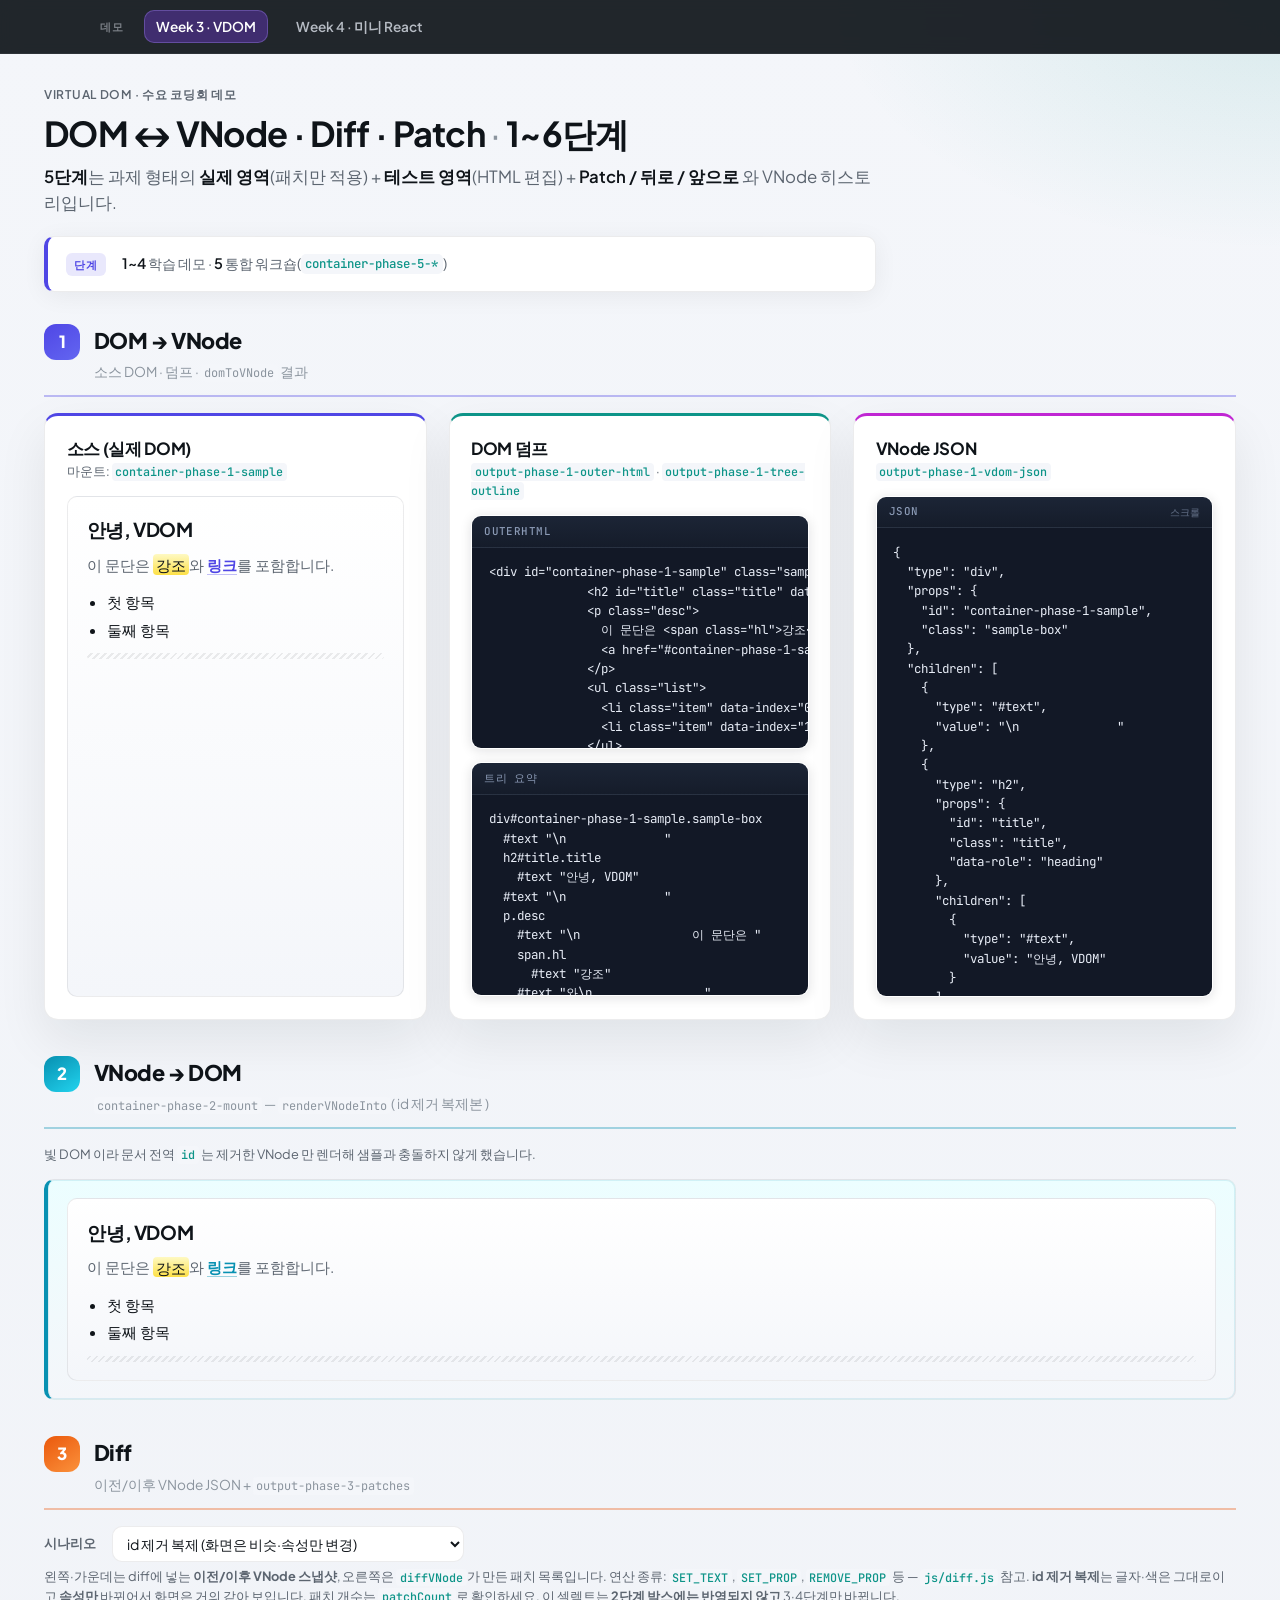
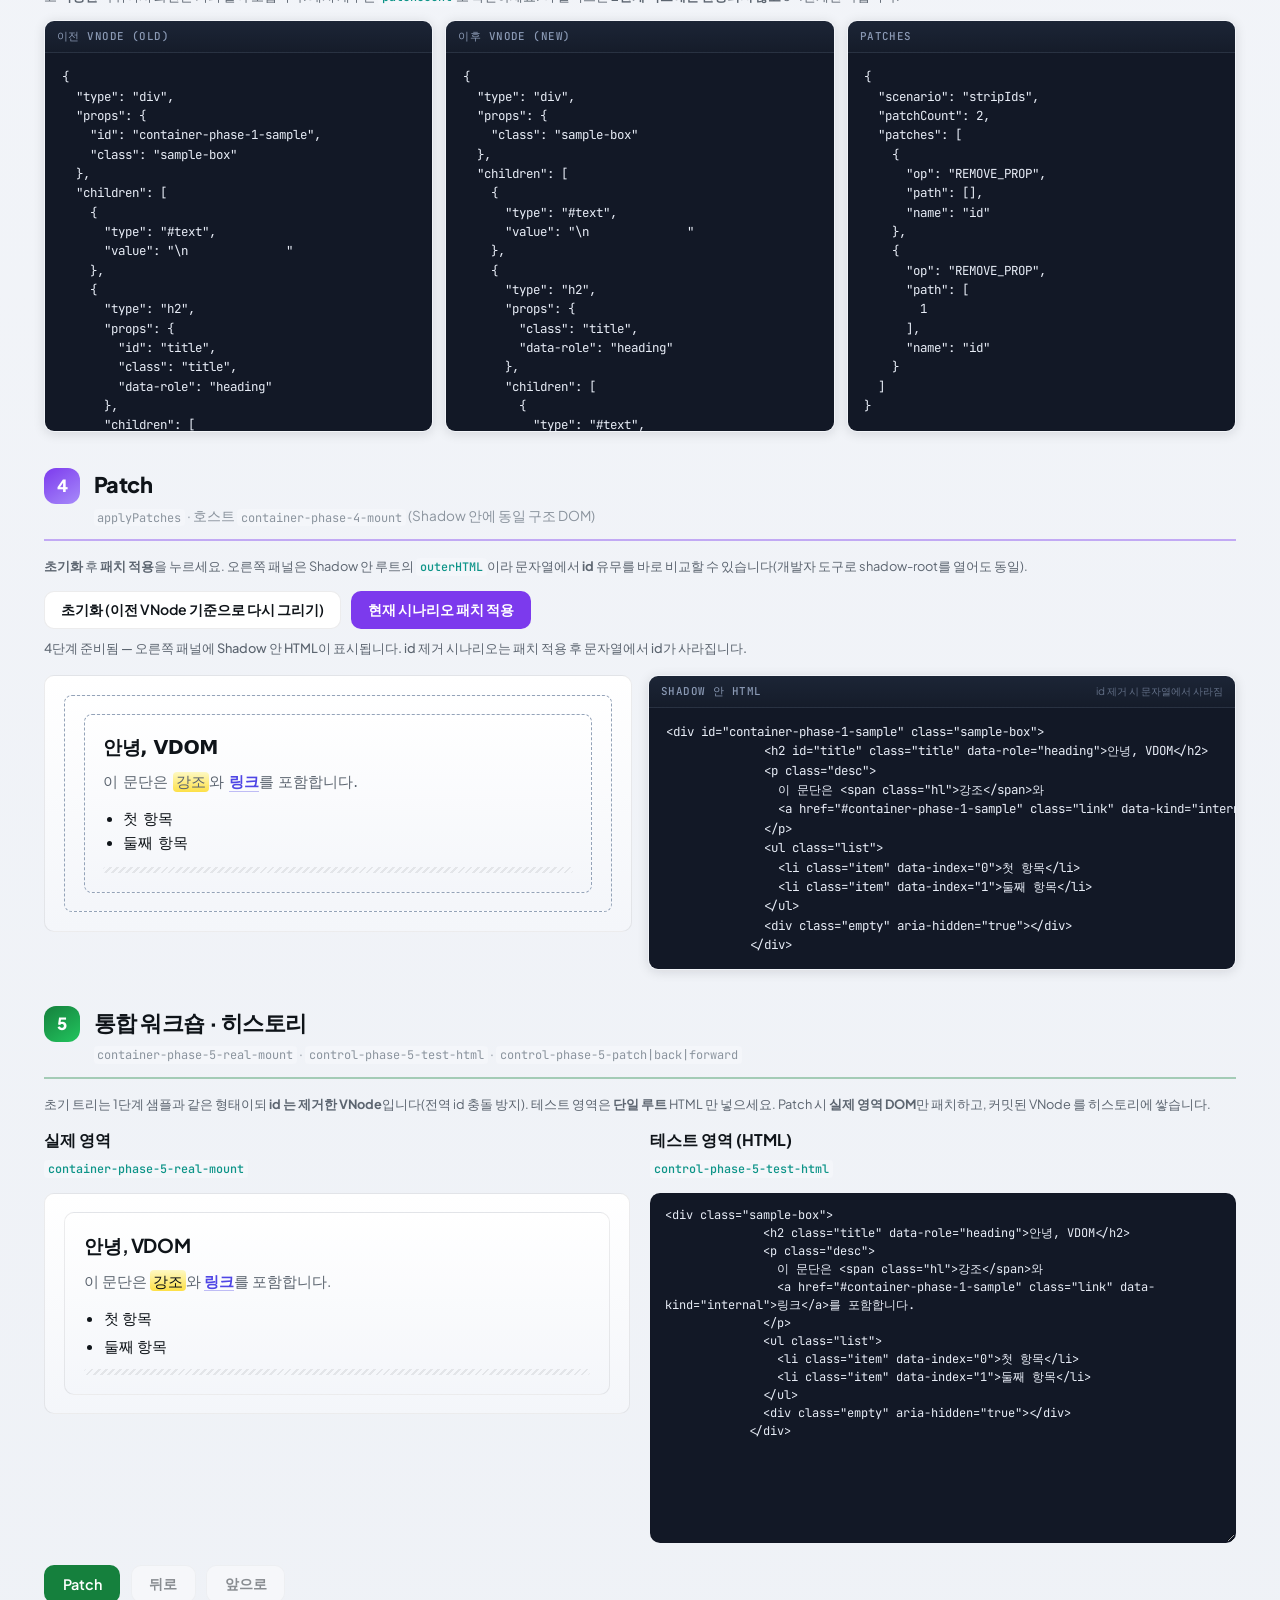
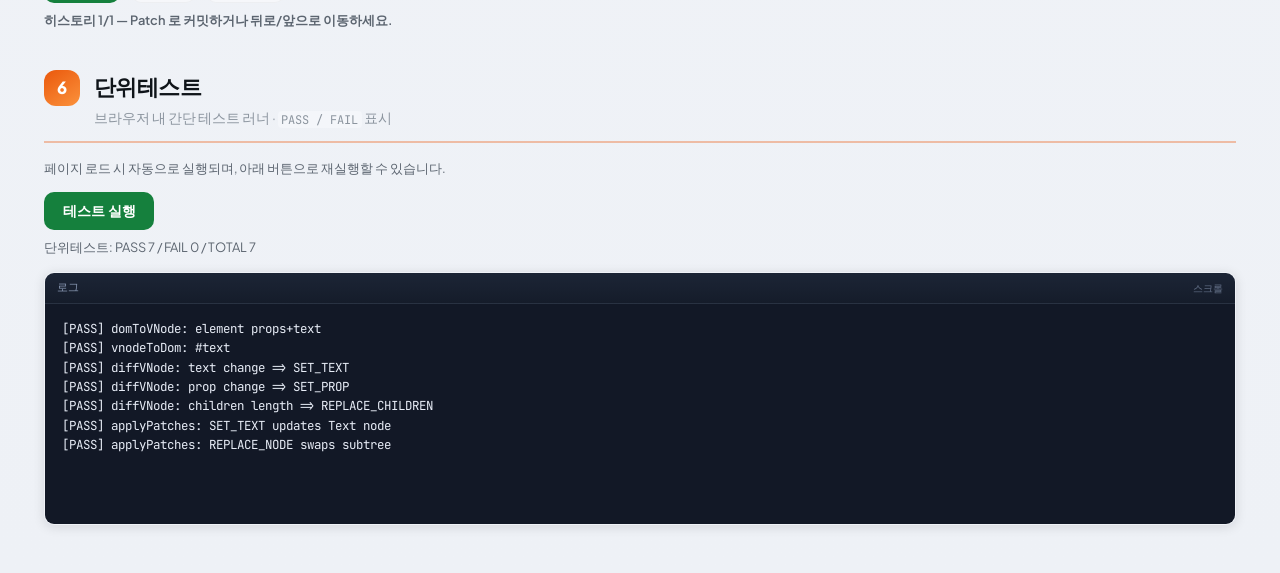
<file: index.html>
<!DOCTYPE html>
<!--
  Naming 규칙
  - section.demo-phase[data-phase="N"] — N 단계 블록
  - container-phase-N-*  — N 단계에서 다루는 DOM 루트/마운트
  - output-phase-N-*     — 읽기 전용 출력(pre 등)
  - control-phase-N-*    — 입력(버튼, select)

  스크립트: vdom → diff → patch → phase1/5 → unit-tests  (Week 4는 week4.html)
-->
<html lang="ko">
  <head>
    <meta charset="UTF-8" />
    <meta name="viewport" content="width=device-width, initial-scale=1.0" />
    <title>Week 3 · VDOM · Diff · Patch (1~6단계)</title>
    <link rel="preconnect" href="https://fonts.googleapis.com" />
    <link rel="preconnect" href="https://fonts.gstatic.com" crossorigin />
    <link
      href="https://fonts.googleapis.com/css2?family=JetBrains+Mono:wght@400;500&family=Plus+Jakarta+Sans:wght@400;500;600;700&display=swap"
      rel="stylesheet"
    />
    <link rel="stylesheet" href="css/base.css" />
  </head>
  <body>
    <nav class="site-nav" aria-label="주차 데모 이동">
      <div class="site-nav__inner">
        <span class="site-nav__label">데모</span>
        <a href="index.html" class="site-nav__link site-nav__link--current" aria-current="page">Week 3 · VDOM</a>
        <a href="week4.html" class="site-nav__link">Week 4 · 미니 React</a>
      </div>
    </nav>
    <main class="page">
      <header class="page-head">
        <p class="eyebrow">Virtual DOM · 수요 코딩회 데모</p>
        <h1 class="page-title">DOM ↔ VNode · Diff · Patch <span class="page-title__sep">·</span> 1~6단계</h1>
        <p class="page-lead">
          <strong>5단계</strong>는 과제 형태의 <strong>실제 영역</strong>(패치만 적용) +
          <strong>테스트 영역</strong>(HTML 편집) + <strong>Patch / 뒤로 / 앞으로</strong> 와 VNode 히스토리입니다.
        </p>
        <div class="hint-card" role="note">
          <span class="hint-card__tag">단계</span>
          <p class="hint-card__text">
            <strong>1~4</strong> 학습 데모 · <strong>5</strong> 통합 워크숍(<code>container-phase-5-*</code>)
          </p>
        </div>
      </header>

      <!-- ========== 1단계: DOM → VNode ========== -->
      <section class="demo-phase" data-phase="1" aria-labelledby="heading-phase-1">
        <header class="demo-phase__header demo-phase__header--accent-1">
          <span class="demo-phase__badge" aria-hidden="true">1</span>
          <div class="demo-phase__headings">
            <h2 class="demo-phase__title" id="heading-phase-1">DOM → VNode</h2>
            <p class="demo-phase__desc">소스 DOM · 덤프 · <code>domToVNode</code> 결과</p>
          </div>
        </header>

        <div class="demo-phase__grid grid grid--3">
          <article class="panel panel--accent panel--accent-1" data-subpanel="source">
            <h3 class="panel__title panel__title--sub">소스 (실제 DOM)</h3>
            <p class="panel-note">마운트: <code>container-phase-1-sample</code></p>
            <div id="container-phase-1-sample" class="sample-box">
              <h2 id="title" class="title" data-role="heading">안녕, VDOM</h2>
              <p class="desc">
                이 문단은 <span class="hl">강조</span>와
                <a href="#container-phase-1-sample" class="link" data-kind="internal">링크</a>를 포함합니다.
              </p>
              <ul class="list">
                <li class="item" data-index="0">첫 항목</li>
                <li class="item" data-index="1">둘째 항목</li>
              </ul>
              <div class="empty" aria-hidden="true"></div>
            </div>
          </article>

          <article class="panel panel--accent panel--accent-2" data-subpanel="dump">
            <h3 class="panel__title panel__title--sub">DOM 덤프</h3>
            <p class="panel-note"><code>output-phase-1-outer-html</code> · <code>output-phase-1-tree-outline</code></p>
            <div class="code-wrap">
              <div class="code-wrap__bar"><span class="code-wrap__label">outerHTML</span></div>
              <pre id="output-phase-1-outer-html" class="code-block code-block--sm" aria-label="DOM outerHTML"></pre>
            </div>
            <div class="code-wrap">
              <div class="code-wrap__bar"><span class="code-wrap__label">트리 요약</span></div>
              <pre id="output-phase-1-tree-outline" class="code-block code-block--sm"></pre>
            </div>
          </article>

          <article class="panel panel--accent panel--accent-3" data-subpanel="vnode">
            <h3 class="panel__title panel__title--sub">VNode JSON</h3>
            <p class="panel-note"><code>output-phase-1-vdom-json</code></p>
            <div class="code-wrap code-wrap--grow">
              <div class="code-wrap__bar">
                <span class="code-wrap__label">JSON</span>
                <span class="code-wrap__hint">스크롤</span>
              </div>
              <pre id="output-phase-1-vdom-json" class="code-block code-block--tall"></pre>
            </div>
          </article>
        </div>
      </section>

      <!-- ========== 2단계: VNode → DOM ========== -->
      <section class="demo-phase" data-phase="2" aria-labelledby="heading-phase-2">
        <header class="demo-phase__header demo-phase__header--accent-4">
          <span class="demo-phase__badge" aria-hidden="true">2</span>
          <div class="demo-phase__headings">
            <h2 class="demo-phase__title" id="heading-phase-2">VNode → DOM</h2>
            <p class="demo-phase__desc">
              <code>container-phase-2-mount</code> — <code>renderVNodeInto</code>( id 제거 복제본 )
            </p>
          </div>
        </header>
        <p class="demo-phase__note panel-note">
          빛 DOM 이라 문서 전역 <code>id</code> 는 제거한 VNode 만 렌더해 샘플과 충돌하지 않게 했습니다.
        </p>
        <div id="container-phase-2-mount" class="sample-box sample-box--from-vnode" tabindex="0"></div>
      </section>

      <!-- ========== 3단계: Diff ========== -->
      <section class="demo-phase" data-phase="3" aria-labelledby="heading-phase-3">
        <header class="demo-phase__header demo-phase__header--accent-5">
          <span class="demo-phase__badge" aria-hidden="true">3</span>
          <div class="demo-phase__headings">
            <h2 class="demo-phase__title" id="heading-phase-3">Diff</h2>
            <p class="demo-phase__desc">
              이전/이후 VNode JSON + <code>output-phase-3-patches</code>
            </p>
          </div>
        </header>
        <div class="diff-toolbar">
          <label class="diff-toolbar__label" for="control-phase-3-scenario">시나리오</label>
          <select id="control-phase-3-scenario" class="diff-select" aria-describedby="help-phase-3-patches">
            <option value="same">동일 트리 (깊은 복제)</option>
            <option value="stripIds" selected>id 제거 복제 (화면은 비슷·속성만 변경)</option>
            <option value="editTitle">첫 h2: VDOM → Diff</option>
          </select>
        </div>
        <p id="help-phase-3-patches" class="panel-note diff-help">
          왼쪽·가운데는 diff에 넣는 <strong>이전/이후 VNode 스냅샷</strong>, 오른쪽은 <code>diffVNode</code>가 만든 패치 목록입니다.
          연산 종류: <code>SET_TEXT</code>, <code>SET_PROP</code>, <code>REMOVE_PROP</code> 등 — <code>js/diff.js</code> 참고.
          <strong>id 제거 복제</strong>는 글자·색은 그대로이고 <strong>속성만</strong> 바뀌어서 화면은 거의 같아 보입니다.
          패치 개수는 <code>patchCount</code>로 확인하세요. 이 셀렉트는 <strong>2단계 박스에는 반영되지 않고</strong> 3·4단계만 바뀝니다.
        </p>
        <div class="diff-compare-grid" role="group" aria-label="Diff 비교: 이전 VNode, 이후 VNode, 패치 목록">
          <div class="code-wrap code-wrap--grow code-wrap--diff">
            <div class="code-wrap__bar"><span class="code-wrap__label">이전 VNode (old)</span></div>
            <pre id="output-phase-3-vnode-old" class="code-block code-block--diff" aria-label="diff 이전 VNode JSON"></pre>
          </div>
          <div class="code-wrap code-wrap--grow code-wrap--diff">
            <div class="code-wrap__bar"><span class="code-wrap__label">이후 VNode (new)</span></div>
            <pre id="output-phase-3-vnode-new" class="code-block code-block--diff" aria-label="diff 이후 VNode JSON"></pre>
          </div>
          <div class="code-wrap code-wrap--grow code-wrap--diff">
            <div class="code-wrap__bar"><span class="code-wrap__label">Patches</span></div>
            <pre id="output-phase-3-patches" class="code-block code-block--diff"></pre>
          </div>
        </div>
      </section>

      <!-- ========== 4단계: Patch ========== -->
      <section class="demo-phase" data-phase="4" aria-labelledby="heading-phase-4">
        <header class="demo-phase__header demo-phase__header--accent-patch">
          <span class="demo-phase__badge" aria-hidden="true">4</span>
          <div class="demo-phase__headings">
            <h2 class="demo-phase__title" id="heading-phase-4">Patch</h2>
            <p class="demo-phase__desc">
              <code>applyPatches</code> · 호스트 <code>container-phase-4-mount</code> (Shadow 안에 동일 구조 DOM)
            </p>
          </div>
        </header>
        <p class="demo-phase__note panel-note">
          <strong>초기화</strong> 후 <strong>패치 적용</strong>을 누르세요. 오른쪽 패널은 Shadow 안 루트의
          <code>outerHTML</code>이라 문자열에서 <strong>id</strong> 유무를 바로 비교할 수 있습니다(개발자 도구로
          shadow-root를 열어도 동일).
        </p>
        <div class="phase4-toolbar">
          <button type="button" id="control-phase-4-reset" class="btn-phase4">초기화 (이전 VNode 기준으로 다시 그리기)</button>
          <button type="button" id="control-phase-4-apply" class="btn-phase4 btn-phase4--primary">현재 시나리오 패치 적용</button>
        </div>
        <p id="output-phase-4-status" class="panel-note phase4-status" aria-live="polite"></p>
        <div class="phase4-split">
          <div class="phase4-split__visual">
            <div
              id="container-phase-4-mount"
              class="sample-box sample-box--patch-host"
              title="ShadowRoot 호스트 — 내부 DOM 은 개발자 도구에서 shadow-root 로 확인"
            ></div>
          </div>
          <div class="phase4-split__html">
            <div class="code-wrap code-wrap--grow">
              <div class="code-wrap__bar">
                <span class="code-wrap__label">Shadow 안 HTML</span>
                <span class="code-wrap__hint">id 제거 시 문자열에서 사라짐</span>
              </div>
              <pre id="output-phase-4-shadow-html" class="code-block code-block--sm" aria-label="Shadow 루트 outerHTML"></pre>
            </div>
          </div>
        </div>
      </section>

      <!-- ========== 5단계: 통합 UI · 히스토리 (과제 플로우) ========== -->
      <section class="demo-phase" data-phase="5" aria-labelledby="heading-phase-5">
        <header class="demo-phase__header demo-phase__header--accent-workshop">
          <span class="demo-phase__badge" aria-hidden="true">5</span>
          <div class="demo-phase__headings">
            <h2 class="demo-phase__title" id="heading-phase-5">통합 워크숍 · 히스토리</h2>
            <p class="demo-phase__desc">
              <code>container-phase-5-real-mount</code> · <code>control-phase-5-test-html</code> ·
              <code>control-phase-5-patch|back|forward</code>
            </p>
          </div>
        </header>
        <p class="demo-phase__note panel-note">
          초기 트리는 1단계 샘플과 같은 형태이되 <strong>id 는 제거한 VNode</strong>입니다(전역 id 충돌 방지).
          테스트 영역은 <strong>단일 루트</strong> HTML 만 넣으세요. Patch 시 <strong>실제 영역 DOM</strong>만
          패치하고, 커밋된 VNode 를 히스토리에 쌓습니다.
        </p>

        <div class="workshop-split">
          <div class="workshop-col">
            <h3 class="workshop-col__title">실제 영역</h3>
            <p class="panel-note workshop-col__id"><code id="label-real-mount">container-phase-5-real-mount</code></p>
            <div id="container-phase-5-real-mount" class="sample-box workshop-real-mount"></div>
          </div>
          <div class="workshop-col">
            <h3 class="workshop-col__title">테스트 영역 (HTML)</h3>
            <p class="panel-note workshop-col__id"><code>control-phase-5-test-html</code></p>
            <textarea
              id="control-phase-5-test-html"
              class="workshop-textarea"
              spellcheck="false"
              rows="18"
              aria-label="테스트용 HTML 편집"
            ></textarea>
          </div>
        </div>

        <div class="phase5-toolbar">
          <button type="button" id="control-phase-5-patch" class="btn-phase5 btn-phase5--primary">Patch</button>
          <button type="button" id="control-phase-5-back" class="btn-phase5">뒤로</button>
          <button type="button" id="control-phase-5-forward" class="btn-phase5" disabled>앞으로</button>
        </div>
        <p id="output-phase-5-status" class="panel-note phase5-status" aria-live="polite"></p>
      </section>

      <!-- ========== 6단계: 테스트 결과 (단위테스트 UI) ========== -->
      <section class="demo-phase" data-phase="6" aria-labelledby="heading-phase-6">
        <header class="demo-phase__header demo-phase__header--accent-5">
          <span class="demo-phase__badge" aria-hidden="true">6</span>
          <div class="demo-phase__headings">
            <h2 class="demo-phase__title" id="heading-phase-6">단위테스트</h2>
            <p class="demo-phase__desc">
              브라우저 내 간단 테스트 러너 · <code>PASS / FAIL</code> 표시
            </p>
          </div>
        </header>

        <p class="demo-phase__note panel-note">
          페이지 로드 시 자동으로 실행되며, 아래 버튼으로 재실행할 수 있습니다.
        </p>

        <div class="phase5-toolbar">
          <button type="button" id="control-phase-6-run" class="btn-phase5 btn-phase5--primary">
            테스트 실행
          </button>
        </div>

        <p id="output-phase-6-status" class="panel-note" aria-live="polite"></p>

        <div class="code-wrap code-wrap--grow">
          <div class="code-wrap__bar">
            <span class="code-wrap__label">로그</span>
            <span class="code-wrap__hint">스크롤</span>
          </div>
          <pre id="output-phase-6-log" class="code-block code-block--tall"></pre>
        </div>
      </section>
    </main>

    <script src="js/vdom.js"></script>
    <script src="js/diff.js"></script>
    <script src="js/patch.js"></script>
    <script src="js/phase1-demo.js"></script>
    <script src="js/phase5-workshop.js"></script>
    <script src="js/unit-tests.js"></script>
  </body>
</html>
</file>
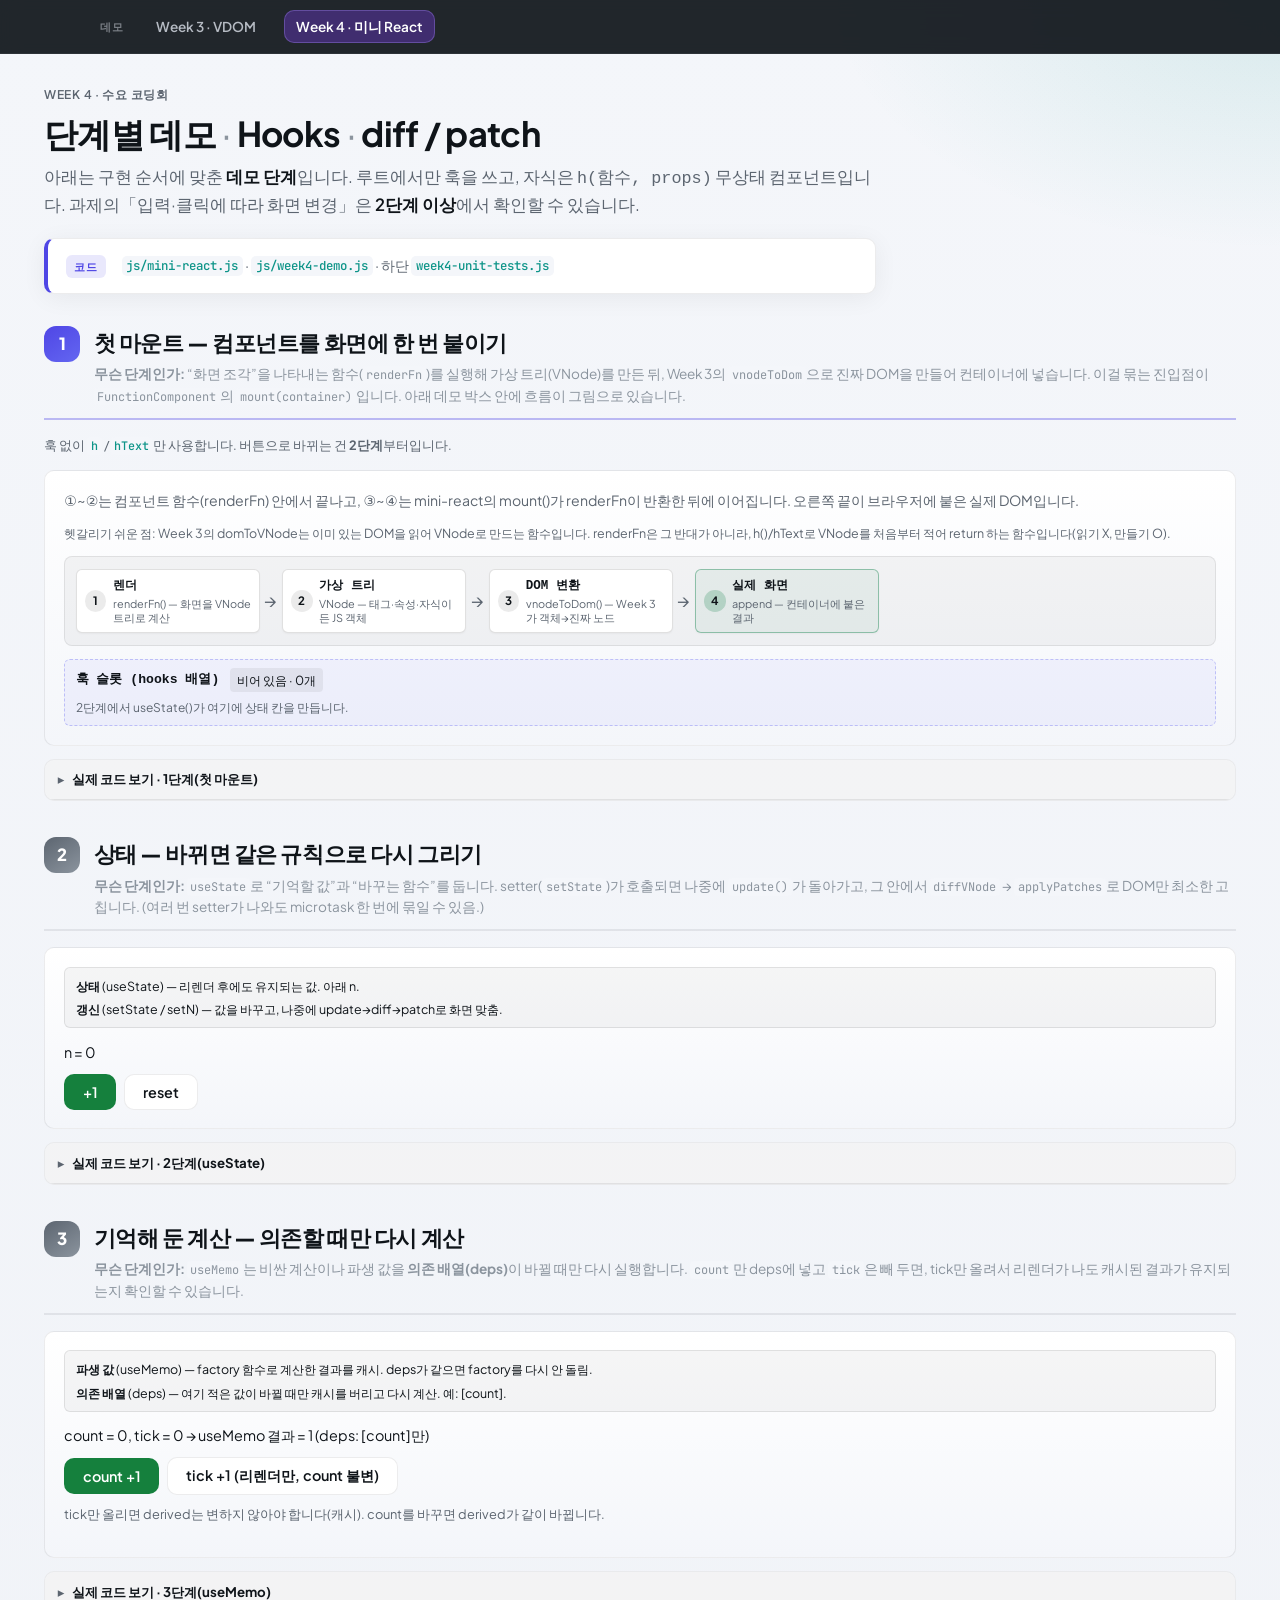
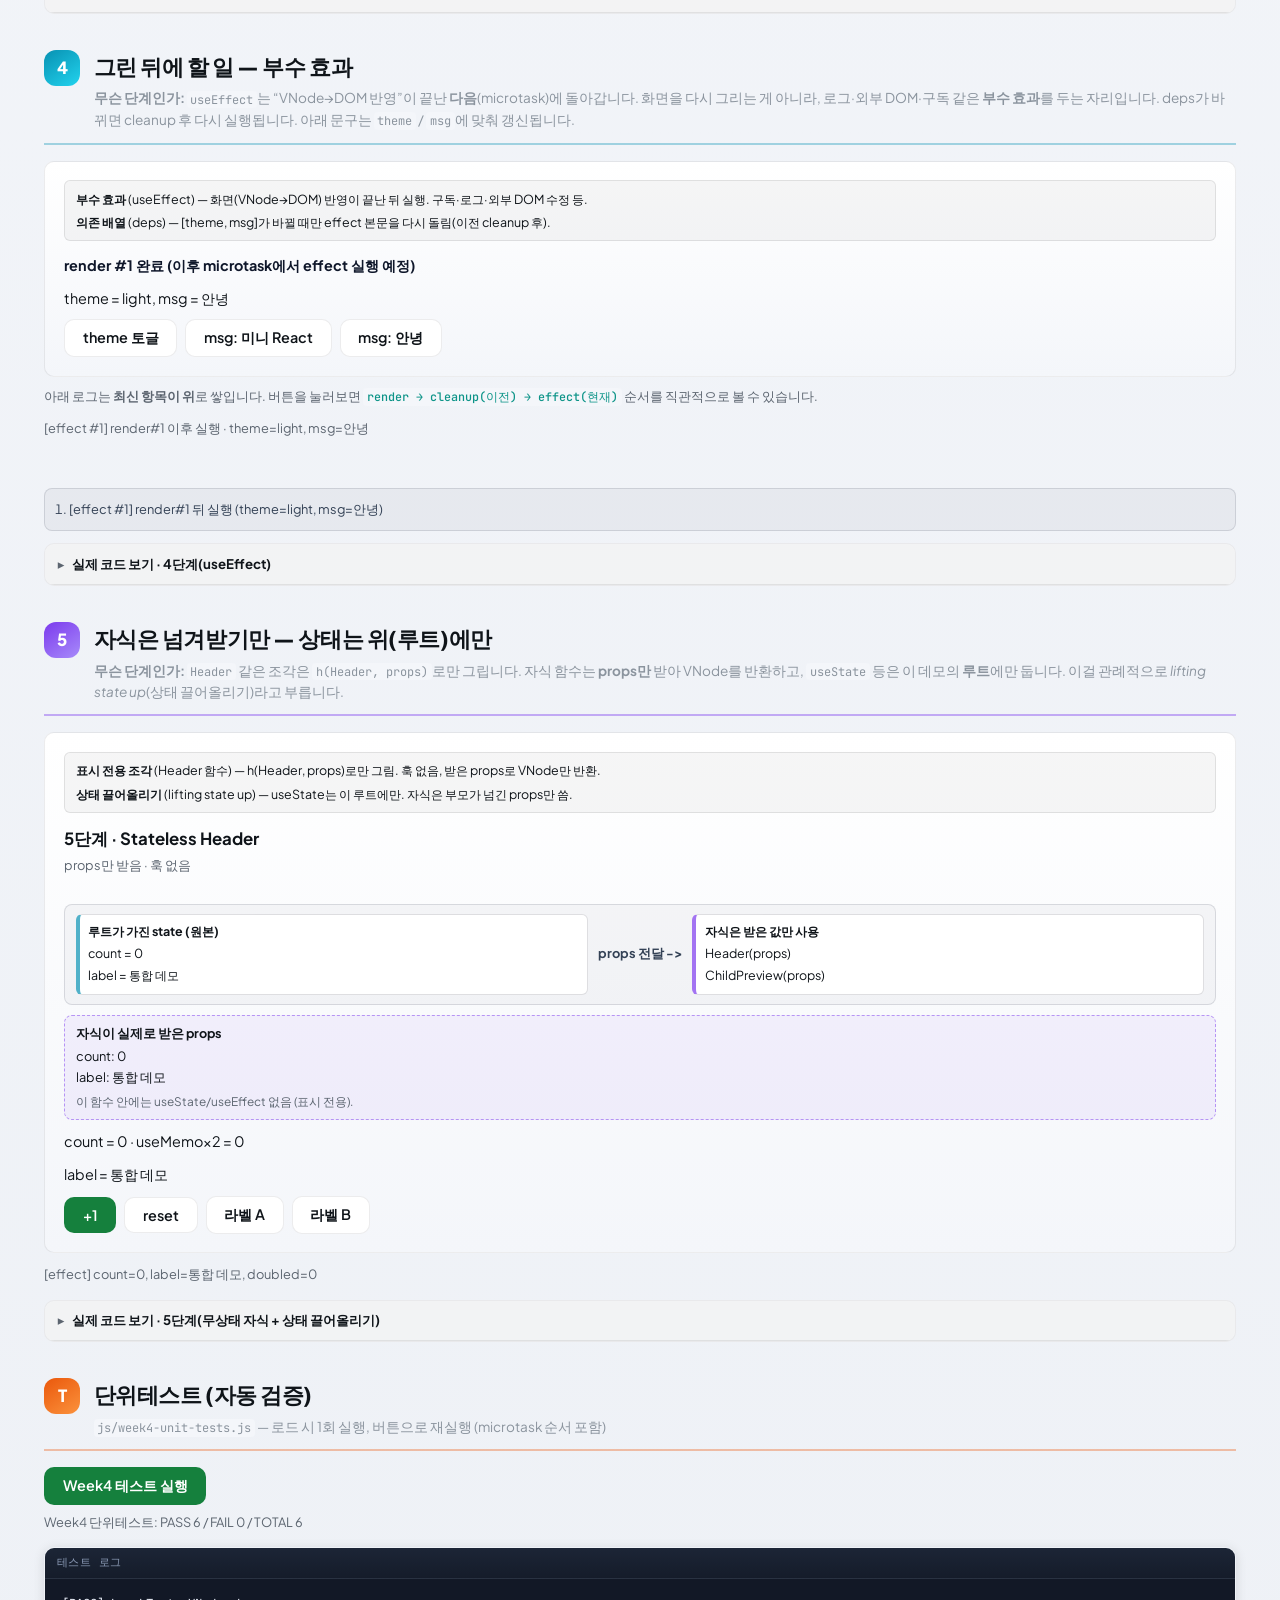
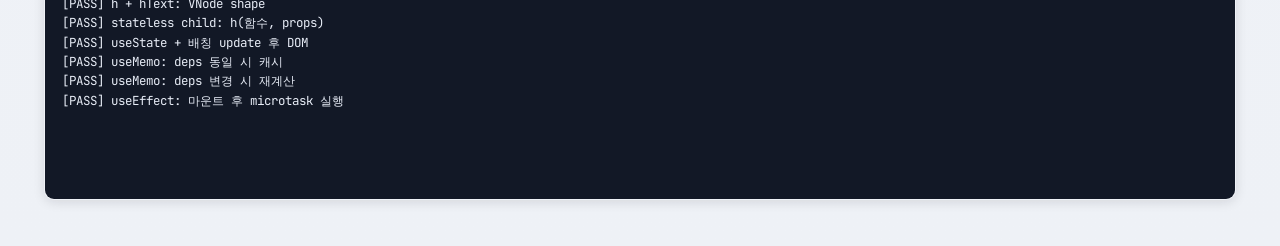
<file: week4.html>
<!DOCTYPE html>
<!--
  Week 4 전용 페이지 — 단계별 데모 + 단위테스트
  스크립트: vdom → diff → patch → mini-react → week4-demo → week4-unit-tests
-->
<html lang="ko">
  <head>
    <meta charset="UTF-8" />
    <meta name="viewport" content="width=device-width, initial-scale=1.0" />
    <title>Week 4 · 미니 React (단계별 데모)</title>
    <link rel="preconnect" href="https://fonts.googleapis.com" />
    <link rel="preconnect" href="https://fonts.gstatic.com" crossorigin />
    <link
      href="https://fonts.googleapis.com/css2?family=JetBrains+Mono:wght@400;500&family=Plus+Jakarta+Sans:wght@400;500;600;700&display=swap"
      rel="stylesheet"
    />
    <link rel="stylesheet" href="css/base.css" />
  </head>
  <body>
    <nav class="site-nav" aria-label="주차 데모 이동">
      <div class="site-nav__inner">
        <span class="site-nav__label">데모</span>
        <a href="index.html" class="site-nav__link">Week 3 · VDOM</a>
        <a href="week4.html" class="site-nav__link site-nav__link--current" aria-current="page">Week 4 · 미니 React</a>
      </div>
    </nav>

    <main class="page">
      <header class="page-head">
        <p class="eyebrow">Week 4 · 수요 코딩회</p>
        <h1 class="page-title">단계별 데모 <span class="page-title__sep">·</span> Hooks <span class="page-title__sep">·</span> diff / patch</h1>
        <p class="page-lead">
          아래는 구현 순서에 맞춘 <strong>데모 단계</strong>입니다. 루트에서만 훅을 쓰고, 자식은
          <code>h(함수, props)</code> 무상태 컴포넌트입니다. 과제의「입력·클릭에 따라 화면 변경」은
          <strong>2단계 이상</strong>에서 확인할 수 있습니다.
        </p>
        <div class="hint-card" role="note">
          <span class="hint-card__tag">코드</span>
          <p class="hint-card__text">
            <code>js/mini-react.js</code> · <code>js/week4-demo.js</code> · 하단 <code>week4-unit-tests.js</code>
          </p>
        </div>
      </header>

      <!-- 1단계: 마운트 (훅 없음) -->
      <section class="demo-phase" data-w4="1" aria-labelledby="heading-w4-1">
        <header class="demo-phase__header demo-phase__header--accent-1">
          <span class="demo-phase__badge" aria-hidden="true">1</span>
          <div class="demo-phase__headings">
            <h2 class="demo-phase__title" id="heading-w4-1">첫 마운트 — 컴포넌트를 화면에 한 번 붙이기</h2>
            <p class="demo-phase__desc">
              <strong>무슨 단계인가:</strong> “화면 조각”을 나타내는 함수(<code>renderFn</code>)를 실행해 가상 트리(VNode)를 만든 뒤, Week 3의 <code>vnodeToDom</code>으로 진짜 DOM을 만들어 컨테이너에 넣습니다. 이걸 묶는 진입점이 <code>FunctionComponent</code>의 <code>mount(container)</code>입니다. 아래 데모 박스 안에 흐름이 그림으로 있습니다.
            </p>
          </div>
        </header>
        <p class="demo-phase__note panel-note">
          훅 없이 <code>h</code> / <code>hText</code>만 사용합니다. 버튼으로 바뀌는 건 <strong>2단계</strong>부터입니다.
        </p>
        <div id="container-week4-1-mount" class="sample-box week4-mount"></div>
        <details class="week4-code-guide">
          <summary>실제 코드 보기 · 1단계(첫 마운트)</summary>
          <p class="panel-note week4-code-guide__note">
            <strong>container</strong>는 서버에서 오는 값이 아니라, 이 페이지의 DOM에서
            <code>document.getElementById('container-week4-1-mount')</code>로 찾은 div 요소입니다.
            그 요소를 <code>mount(container)</code>에 넘겨서 첫 렌더 결과를 붙입니다.
          </p>
          <div class="code-wrap">
            <div class="code-wrap__bar">
              <span class="code-wrap__label">js/week4-demo.js (핵심)</span>
            </div>
            <pre class="code-block code-block--sm">mountIf(
  document.getElementById('container-week4-1-mount'), // HTML에 있는 마운트 대상 div
  function Week4Phase1() { // 렌더 함수(renderFn)
    return h('div', { class: 'week4-app week4-app--phase1' }, [ /* ... */ ]); // VNode 트리 반환
  }
);
            </pre>
          </div>
          <div class="code-wrap">
            <div class="code-wrap__bar">
              <span class="code-wrap__label">js/mini-react.js (핵심)</span>
            </div>
            <pre class="code-block code-block--sm">FunctionComponent.prototype.mount = function (container) {
  this.container = container; // 이후 update에서도 같은 컨테이너 사용
  activeComponent = this; // 지금 훅이 바라볼 컴포넌트 지정
  var vnode = this.renderFn(); // renderFn 실행 -> 새 VNode
  activeComponent = null; // 렌더 끝났으니 활성 표시 해제
  container.replaceChildren(); // 컨테이너 비우기(첫 마운트)
  var n = vnodeToDom(vnode); // VNode -> 실제 DOM 노드
  if (n) container.appendChild(n); // 화면에 붙이기
};</pre>
          </div>
        </details>
      </section>

      <!-- 2단계: useState -->
      <section class="demo-phase" data-w4="2" aria-labelledby="heading-w4-2">
        <header class="demo-phase__header demo-phase__header--accent-2">
          <span class="demo-phase__badge" aria-hidden="true">2</span>
          <div class="demo-phase__headings">
            <h2 class="demo-phase__title" id="heading-w4-2">상태 — 바뀌면 같은 규칙으로 다시 그리기</h2>
            <p class="demo-phase__desc">
              <strong>무슨 단계인가:</strong> <code>useState</code>로 “기억할 값”과 “바꾸는 함수”를 둡니다. setter(<code>setState</code>)가 호출되면 나중에 <code>update()</code>가 돌아가고, 그 안에서 <code>diffVNode</code> → <code>applyPatches</code>로 DOM만 최소한 고칩니다. (여러 번 setter가 나와도 microtask 한 번에 묶일 수 있음.)
            </p>
          </div>
        </header>
        <div id="container-week4-2-mount" class="sample-box week4-mount"></div>
        <details class="week4-code-guide">
          <summary>실제 코드 보기 · 2단계(useState)</summary>
          <p class="panel-note week4-code-guide__note">
            버튼 클릭 → <code>setN</code> 호출 → <code>scheduleUpdate</code>가 microtask에 <code>update()</code> 예약 →
            <code>diffVNode</code> / <code>applyPatches</code>로 최소 변경합니다.
          </p>
          <div class="code-wrap">
            <div class="code-wrap__bar">
              <span class="code-wrap__label">js/week4-demo.js (핵심)</span>
            </div>
            <pre class="code-block code-block--sm">var st = useState(0); // [값, setter]
var n = st[0]; // 현재 상태값
var setN = st[1]; // 상태 갱신 함수
onClick: function () {
  setN(function (x) { return x + 1; }); // 이전값 기반 +1
};</pre>
          </div>
          <div class="code-wrap">
            <div class="code-wrap__bar">
              <span class="code-wrap__label">js/mini-react.js (핵심)</span>
            </div>
            <pre class="code-block code-block--sm">function useState(initial) {
  var i = comp.hookIndex++; // 이번 렌더의 훅 슬롯 번호
  if (!comp.hooks[i]) comp.hooks[i] = { type: 'state', value: initial }; // 첫 렌더 초기화
  var hook = comp.hooks[i]; // 같은 슬롯 재사용
  function setState(next) { hook.value = next; scheduleUpdate(comp); } // 값 갱신 + update 예약
  return [hook.value, setState]; // [현재값, setter]
}</pre>
          </div>
        </details>
      </section>

      <!-- 3단계: useMemo -->
      <section class="demo-phase" data-w4="3" aria-labelledby="heading-w4-3">
        <header class="demo-phase__header demo-phase__header--accent-3">
          <span class="demo-phase__badge" aria-hidden="true">3</span>
          <div class="demo-phase__headings">
            <h2 class="demo-phase__title" id="heading-w4-3">기억해 둔 계산 — 의존할 때만 다시 계산</h2>
            <p class="demo-phase__desc">
              <strong>무슨 단계인가:</strong> <code>useMemo</code>는 비싼 계산이나 파생 값을 <strong>의존 배열(deps)</strong>이 바뀔 때만 다시 실행합니다. <code>count</code>만 deps에 넣고 <code>tick</code>은 빼 두면, tick만 올려서 리렌더가 나도 캐시된 결과가 유지되는지 확인할 수 있습니다.
            </p>
          </div>
        </header>
        <div id="container-week4-3-mount" class="sample-box week4-mount"></div>
        <details class="week4-code-guide">
          <summary>실제 코드 보기 · 3단계(useMemo)</summary>
          <p class="panel-note week4-code-guide__note">
            <code>derived</code>는 <code>[count]</code>가 바뀔 때만 다시 계산합니다.
            <code>tick</code>만 바뀌면 리렌더는 나도 memo 값은 그대로입니다.
          </p>
          <div class="code-wrap">
            <div class="code-wrap__bar">
              <span class="code-wrap__label">js/week4-demo.js (핵심)</span>
            </div>
            <pre class="code-block code-block--sm">var derived = useMemo(
  function () { return count * 10 + 1; }, // 계산식(factory)
  [count] // count가 바뀔 때만 factory 재실행
);</pre>
          </div>
          <div class="code-wrap">
            <div class="code-wrap__bar">
              <span class="code-wrap__label">js/mini-react.js (핵심)</span>
            </div>
            <pre class="code-block code-block--sm">function useMemo(factory, deps) {
  var hook = comp.hooks[i]; // 이전 memo 슬롯
  if (!hook || !shallowDepsEqual(hook.deps, deps)) { // 첫 렌더 또는 deps 변경
    var computed = factory(); // 다시 계산
    comp.hooks[i] = { type: 'memo', deps: deps, value: computed }; // 캐시 저장
    return computed;
  }
  return hook.value; // deps 같으면 캐시 재사용
}</pre>
          </div>
        </details>
      </section>

      <!-- 4단계: useEffect -->
      <section class="demo-phase" data-w4="4" aria-labelledby="heading-w4-4">
        <header class="demo-phase__header demo-phase__header--accent-4">
          <span class="demo-phase__badge" aria-hidden="true">4</span>
          <div class="demo-phase__headings">
            <h2 class="demo-phase__title" id="heading-w4-4">그린 뒤에 할 일 — 부수 효과</h2>
            <p class="demo-phase__desc">
              <strong>무슨 단계인가:</strong> <code>useEffect</code>는 “VNode→DOM 반영”이 끝난 <strong>다음</strong>(microtask)에 돌아갑니다. 화면을 다시 그리는 게 아니라, 로그·외부 DOM·구독 같은 <strong>부수 효과</strong>를 두는 자리입니다. deps가 바뀌면 cleanup 후 다시 실행됩니다. 아래 문구는 <code>theme</code> / <code>msg</code>에 맞춰 갱신됩니다.
            </p>
          </div>
        </header>
        <div id="container-week4-4-mount" class="sample-box week4-mount"></div>
        <p class="panel-note week4-effect-tip">
          아래 로그는 <strong>최신 항목이 위</strong>로 쌓입니다. 버튼을 눌러보면
          <code>render → cleanup(이전) → effect(현재)</code> 순서를 직관적으로 볼 수 있습니다.
        </p>
        <p id="output-week4-4-effect" class="panel-note week4-effect-line" aria-live="polite"></p>
        <p id="output-week4-4-cleanup" class="panel-note week4-effect-line" aria-live="polite"></p>
        <ol id="output-week4-4-timeline" class="week4-effect-timeline" aria-live="polite"></ol>
        <details class="week4-code-guide">
          <summary>실제 코드 보기 · 4단계(useEffect)</summary>
          <p class="panel-note week4-code-guide__note">
            effect 본문은 렌더 함수 안에서 등록만 하고, 실제 실행은
            <code>flushEffects()</code>의 microtask에서 처리됩니다.
          </p>
          <div class="code-wrap">
            <div class="code-wrap__bar">
              <span class="code-wrap__label">js/week4-demo.js (핵심)</span>
            </div>
            <pre class="code-block code-block--sm">useEffect(function () {
  var el = document.getElementById('output-week4-4-effect'); // 외부 DOM 참조
  if (el) el.textContent = '[effect] theme=' + theme + ', msg=' + msg; // 부수 효과
  return function () {}; // cleanup 자리
}, [theme, msg]); // deps 바뀔 때만 다시 실행</pre>
          </div>
          <div class="code-wrap">
            <div class="code-wrap__bar">
              <span class="code-wrap__label">js/mini-react.js (핵심)</span>
            </div>
            <pre class="code-block code-block--sm">FunctionComponent.prototype.flushEffects = function () {
  queueMicrotask(function () { // 커밋 직후 실행
    if (hook.pendingRun) { // 이번에 돌아야 하는 effect만
      if (hook.cleanup) hook.cleanup(); // 이전 cleanup 먼저
      var ret = hook.fn(); // effect 본문 실행
      if (typeof ret === 'function') hook.cleanup = ret; // 다음 cleanup 저장
    }
  });
};</pre>
          </div>
        </details>
      </section>

      <!-- 5단계: 무상태 자식 + 통합 -->
      <section class="demo-phase" data-w4="5" aria-labelledby="heading-w4-5">
        <header class="demo-phase__header demo-phase__header--accent-patch">
          <span class="demo-phase__badge" aria-hidden="true">5</span>
          <div class="demo-phase__headings">
            <h2 class="demo-phase__title" id="heading-w4-5">자식은 넘겨받기만 — 상태는 위(루트)에만</h2>
            <p class="demo-phase__desc">
              <strong>무슨 단계인가:</strong> <code>Header</code> 같은 조각은 <code>h(Header, props)</code>로만 그립니다. 자식 함수는 <strong>props만</strong> 받아 VNode를 반환하고, <code>useState</code> 등은 이 데모의 <strong>루트</strong>에만 둡니다. 이걸 관례적으로 <em>lifting state up</em>(상태 끌어올리기)라고 부릅니다.
            </p>
          </div>
        </header>
        <div id="container-week4-5-mount" class="sample-box week4-mount"></div>
        <p id="output-week4-5-effect" class="panel-note week4-effect-line" aria-live="polite"></p>
        <details class="week4-code-guide">
          <summary>실제 코드 보기 · 5단계(무상태 자식 + 상태 끌어올리기)</summary>
          <p class="panel-note week4-code-guide__note">
            자식 함수 <code>Header</code>는 props만 받고 VNode를 반환합니다.
            상태는 루트(<code>Week4Phase5</code>)에만 두고 자식에게 props로 내려줍니다.
          </p>
          <div class="code-wrap">
            <div class="code-wrap__bar">
              <span class="code-wrap__label">js/week4-demo.js (핵심)</span>
            </div>
            <pre class="code-block code-block--sm">function Header(props) {
  return h('header', { class: 'week4-panel__head' }, /* ... */); // props 기반 표시 전용
}

return h('div', { class: 'week4-app' }, [
  h(Header, { title: '5단계 · Stateless Header', subtitle: 'props만 받음 · 훅 없음' }) // 자식 호출
]);</pre>
          </div>
          <div class="code-wrap">
            <div class="code-wrap__bar">
              <span class="code-wrap__label">js/mini-react.js (핵심)</span>
            </div>
            <pre class="code-block code-block--sm">function h(type, props) {
  var childArgs = Array.prototype.slice.call(arguments, 2); // 3번째 인자부터 children
  props = props == null ? {} : assignProps({}, props); // props 정규화/복사

  if (typeof type === 'function') { // 함수형 자식 컴포넌트 분기
    var prev = activeComponent; // 부모 컨텍스트 저장
    activeComponent = null; // 자식에서 훅 사용 차단
    try { return type(props); } // 자식 함수 실행
    finally { activeComponent = prev; } // 부모 컨텍스트 복구
  }

  return {
    type: type, // 일반 태그 타입
    props: props, // 속성
    children: normalizeChildren(childArgs), // 자식 배열 정규화
  };
}</pre>
          </div>
        </details>
      </section>

      <!-- 단위테스트 -->
      <section class="demo-phase demo-phase--week4-tests" data-w4="tests" aria-labelledby="heading-w4-tests">
        <header class="demo-phase__header demo-phase__header--accent-5">
          <span class="demo-phase__badge" aria-hidden="true">T</span>
          <div class="demo-phase__headings">
            <h2 class="demo-phase__title" id="heading-w4-tests">단위테스트 (자동 검증)</h2>
            <p class="demo-phase__desc">
              <code>js/week4-unit-tests.js</code> — 로드 시 1회 실행, 버튼으로 재실행 (microtask 순서 포함)
            </p>
          </div>
        </header>
        <div class="phase5-toolbar">
          <button type="button" id="control-phase-7-run" class="btn-phase5 btn-phase5--primary">
            Week4 테스트 실행
          </button>
        </div>
        <p id="output-phase-7-status" class="panel-note" aria-live="polite"></p>
        <div class="code-wrap code-wrap--grow">
          <div class="code-wrap__bar">
            <span class="code-wrap__label">테스트 로그</span>
          </div>
          <pre id="output-phase-7-log" class="code-block code-block--tall"></pre>
        </div>
      </section>
    </main>

    <script src="js/vdom.js"></script>
    <script src="js/diff.js"></script>
    <script src="js/patch.js"></script>
    <script src="js/mini-react.js"></script>
    <script src="js/week4-demo.js"></script>
    <script src="js/week4-unit-tests.js"></script>
  </body>
</html>
</file>
<file: css/base.css>
/* =============================================================================
   base.css — 데모 UI (VDOM 로직과 무관)
   ============================================================================= */

/* 상단 주차 네비 (index.html ↔ week4.html) */
.site-nav {
  position: sticky;
  top: 0;
  z-index: 50;
  background: rgba(15, 20, 25, 0.92);
  backdrop-filter: blur(10px);
  border-bottom: 1px solid rgba(255, 255, 255, 0.06);
}

.site-nav__inner {
  max-width: 1120px;
  margin: 0 auto;
  padding: 0.65rem 1.25rem;
  display: flex;
  flex-wrap: wrap;
  align-items: center;
  gap: 0.5rem 1rem;
}

.site-nav__label {
  font-size: 0.7rem;
  font-weight: 600;
  letter-spacing: 0.08em;
  text-transform: uppercase;
  color: rgba(232, 237, 247, 0.45);
  margin-right: 0.25rem;
}

.site-nav__link {
  font-family: var(--font-sans);
  font-size: 0.85rem;
  font-weight: 600;
  color: rgba(232, 237, 247, 0.75);
  text-decoration: none;
  padding: 0.35rem 0.75rem;
  border-radius: var(--radius-sm);
  transition: color 0.15s ease, background 0.15s ease;
}

.site-nav__link:hover {
  color: #fff;
  background: rgba(255, 255, 255, 0.06);
}

.site-nav__link--current {
  color: #fff;
  background: rgba(124, 58, 237, 0.35);
  box-shadow: inset 0 0 0 1px rgba(167, 139, 250, 0.35);
}

:root {
  --font-sans: "Plus Jakarta Sans", system-ui, -apple-system, "Segoe UI", sans-serif;
  --font-mono: "JetBrains Mono", ui-monospace, "Cascadia Code", monospace;

  --bg0: #0f1419;
  --bg1: #161d27;
  --surface: #ffffff;
  --surface-soft: #f4f6fa;
  --border: rgba(15, 20, 25, 0.08);
  --text: #0f1419;
  --muted: #5c6570;
  --muted2: #8b949e;

  --accent-1: #4f46e5;
  --accent-1-soft: rgba(79, 70, 229, 0.12);
  --accent-2: #0d9488;
  --accent-2-soft: rgba(13, 148, 136, 0.12);
  --accent-3: #c026d3;
  --accent-3-soft: rgba(192, 38, 211, 0.1);
  --accent-4: #0891b2;
  --accent-4-soft: rgba(8, 145, 178, 0.12);
  --accent-5: #ea580c;
  --accent-5-soft: rgba(234, 88, 12, 0.1);
  --accent-patch: #7c3aed;
  --accent-patch-soft: rgba(124, 58, 237, 0.12);
  --accent-workshop: #15803d;
  --accent-workshop-soft: rgba(21, 128, 61, 0.12);

  --code-bg: #121826;
  --code-fg: #e8edf7;
  --code-muted: #8b9ab5;
  --radius: 14px;
  --radius-sm: 10px;
  --shadow: 0 4px 24px rgba(15, 20, 25, 0.06);
  --shadow-lg: 0 20px 50px rgba(15, 20, 25, 0.08);
}

*,
*::before,
*::after {
  box-sizing: border-box;
}

html {
  -webkit-font-smoothing: antialiased;
  -moz-osx-font-smoothing: grayscale;
}

body {
  margin: 0;
  font-family: var(--font-sans);
  line-height: 1.55;
  color: var(--text);
  min-height: 100vh;
  background:
    radial-gradient(1200px 600px at 10% -10%, rgba(79, 70, 229, 0.14), transparent 55%),
    radial-gradient(900px 500px at 100% 0%, rgba(13, 148, 136, 0.12), transparent 50%),
    linear-gradient(180deg, var(--surface-soft) 0%, #eef1f6 100%);
}

/* 화면이 넓을수록 본문·3열 카드가 더 넓게 쓰이도록(좌우 여백만 vw 로 살짝 유지) */
.page {
  width: 100%;
  max-width: 1600px;
  margin: 0 auto;
  padding: 2rem clamp(1rem, 3.5vw, 2.75rem) 3rem;
  box-sizing: border-box;
}

/* ——— 헤더 ——— */
.page-head {
  margin-bottom: 2rem;
}

/* ========== 단계 섹션 (demo-phase) ========== */
.demo-phase {
  margin-bottom: 2.25rem;
}

.demo-phase:last-child {
  margin-bottom: 0;
}

.demo-phase__header {
  display: flex;
  align-items: flex-start;
  gap: 0.85rem;
  margin-bottom: 1rem;
  padding-bottom: 0.75rem;
  border-bottom: 2px solid var(--border);
}

.demo-phase__header--accent-1 {
  border-bottom-color: rgba(79, 70, 229, 0.35);
}

.demo-phase__header--accent-4 {
  border-bottom-color: rgba(8, 145, 178, 0.35);
}

.demo-phase__header--accent-5 {
  border-bottom-color: rgba(234, 88, 12, 0.35);
}

.demo-phase__header--accent-patch {
  border-bottom-color: rgba(124, 58, 237, 0.4);
}

.demo-phase__badge {
  display: flex;
  align-items: center;
  justify-content: center;
  width: 2.25rem;
  height: 2.25rem;
  border-radius: 12px;
  font-size: 1.05rem;
  font-weight: 800;
  color: #fff;
  flex-shrink: 0;
  background: linear-gradient(145deg, var(--muted), var(--muted2));
}

.demo-phase__header--accent-1 .demo-phase__badge {
  background: linear-gradient(145deg, var(--accent-1), #6366f1);
}

.demo-phase__header--accent-4 .demo-phase__badge {
  background: linear-gradient(145deg, var(--accent-4), #22d3ee);
}

.demo-phase__header--accent-5 .demo-phase__badge {
  background: linear-gradient(145deg, var(--accent-5), #fb923c);
}

.demo-phase__header--accent-patch .demo-phase__badge {
  background: linear-gradient(145deg, var(--accent-patch), #a78bfa);
}

.demo-phase__header--accent-workshop {
  border-bottom-color: rgba(21, 128, 61, 0.35);
}

.demo-phase__header--accent-workshop .demo-phase__badge {
  background: linear-gradient(145deg, var(--accent-workshop), #22c55e);
}

.demo-phase__title {
  margin: 0;
  font-size: 1.35rem;
  font-weight: 800;
  letter-spacing: -0.02em;
  color: var(--bg0);
}

.demo-phase__desc {
  margin: 0.25rem 0 0;
  font-size: 0.85rem;
  color: var(--muted2);
}

.demo-phase__desc code {
  font-family: var(--font-mono);
  font-size: 0.88em;
  background: var(--surface-soft);
  padding: 0.06em 0.32em;
  border-radius: 4px;
}

.demo-phase__note {
  margin-top: 0;
  margin-bottom: 0.85rem;
}

.demo-phase__grid {
  margin-top: 0;
}

.panel__title--sub {
  margin: 0 0 0.5rem;
  font-size: 0.95rem;
  font-weight: 700;
  color: #334155;
}

.phase4-toolbar {
  display: flex;
  flex-wrap: wrap;
  gap: 0.65rem;
  margin-bottom: 0.65rem;
}

.btn-phase4 {
  font-family: var(--font-sans);
  font-size: 0.88rem;
  font-weight: 600;
  padding: 0.5rem 1rem;
  border-radius: var(--radius-sm);
  border: 1px solid var(--border);
  background: var(--surface);
  color: var(--text);
  cursor: pointer;
  transition: background 0.15s, border-color 0.15s;
}

.btn-phase4:hover {
  background: var(--surface-soft);
}

.btn-phase4--primary {
  background: var(--accent-patch);
  border-color: transparent;
  color: #fff;
}

.btn-phase4--primary:hover {
  filter: brightness(1.06);
}

.phase4-status {
  min-height: 1.35rem;
  font-size: 0.85rem;
  color: var(--accent-patch);
  font-weight: 500;
}

.phase4-split {
  display: grid;
  grid-template-columns: minmax(0, 1fr) minmax(0, 1fr);
  gap: 1rem;
  align-items: stretch;
  margin-top: 0.35rem;
}

@media (max-width: 900px) {
  .phase4-split {
    grid-template-columns: 1fr;
  }
}

.phase4-split__visual {
  min-width: 0;
}

.phase4-split__html {
  min-width: 0;
  display: flex;
  flex-direction: column;
}

.phase4-split__html .code-wrap {
  flex: 1;
  min-height: 0;
  display: flex;
  flex-direction: column;
}

.phase4-split__html .code-block {
  flex: 1;
  max-height: min(38vh, 420px);
  min-height: 140px;
  overflow: auto;
}

.sample-box--patch-host {
  min-height: 120px;
  border-style: solid;
  border-color: var(--accent-patch-soft);
  box-shadow: inset 0 0 0 2px var(--accent-patch-soft);
  background: linear-gradient(135deg, #faf5ff 0%, var(--surface-soft) 100%);
}

/* ========== 5단계 워크숍 ========== */
.workshop-split {
  display: grid;
  grid-template-columns: 1fr 1fr;
  gap: 1.25rem;
  margin-bottom: 1rem;
}

@media (max-width: 960px) {
  .workshop-split {
    grid-template-columns: 1fr;
  }
}

.workshop-col__title {
  margin: 0 0 0.35rem;
  font-size: 1rem;
  font-weight: 700;
  color: var(--bg0);
}

.workshop-col__id {
  margin-top: 0;
  margin-bottom: 0.5rem;
  font-size: 0.75rem;
}

.workshop-real-mount {
  min-height: 140px;
  border-left: 4px solid var(--accent-workshop);
  background: linear-gradient(180deg, #f0fdf4 0%, #f4f6fa 100%);
}

.workshop-textarea {
  width: 100%;
  margin: 0;
  padding: 0.75rem 0.85rem;
  font-family: var(--font-mono);
  font-size: 0.75rem;
  line-height: 1.5;
  border: 1px solid var(--border);
  border-radius: var(--radius-sm);
  resize: vertical;
  min-height: 12rem;
  background: var(--code-bg);
  color: var(--code-fg);
  tab-size: 2;
}

.phase5-toolbar {
  display: flex;
  flex-wrap: wrap;
  gap: 0.65rem;
  margin-bottom: 0.5rem;
}

.btn-phase5 {
  font-family: var(--font-sans);
  font-size: 0.9rem;
  font-weight: 600;
  padding: 0.5rem 1.1rem;
  border-radius: var(--radius-sm);
  border: 1px solid var(--border);
  background: var(--surface);
  color: var(--text);
  cursor: pointer;
  transition: opacity 0.15s, filter 0.15s;
}

.btn-phase5:hover:not(:disabled) {
  background: var(--surface-soft);
}

.btn-phase5:disabled {
  opacity: 0.45;
  cursor: not-allowed;
}

.btn-phase5--primary {
  background: var(--accent-workshop);
  border-color: transparent;
  color: #fff;
}

.btn-phase5--primary:hover:not(:disabled) {
  filter: brightness(1.05);
}

.phase5-status {
  min-height: 1.4rem;
  font-size: 0.88rem;
  color: var(--accent-workshop);
  font-weight: 600;
}

.eyebrow {
  margin: 0 0 0.5rem;
  font-size: 0.75rem;
  font-weight: 600;
  letter-spacing: 0.06em;
  text-transform: uppercase;
  color: var(--muted);
}

.page-title {
  margin: 0 0 0.65rem;
  font-size: clamp(1.65rem, 3.5vw, 2.15rem);
  font-weight: 700;
  letter-spacing: -0.02em;
  line-height: 1.2;
  color: var(--bg0);
}

.page-title__sep {
  font-weight: 500;
  color: var(--muted2);
}

.page-lead {
  margin: 0 0 1.25rem;
  max-width: 52rem;
  font-size: 1.05rem;
  color: var(--muted);
}

.page-lead strong {
  color: var(--text);
  font-weight: 600;
}

.hint-card {
  display: flex;
  flex-wrap: wrap;
  align-items: baseline;
  gap: 0.65rem 1rem;
  max-width: 52rem;
  padding: 0.9rem 1.15rem;
  background: var(--surface);
  border: 1px solid var(--border);
  border-radius: var(--radius-sm);
  box-shadow: var(--shadow);
  border-left: 4px solid var(--accent-1);
}

.hint-card__tag {
  flex-shrink: 0;
  font-size: 0.7rem;
  font-weight: 700;
  text-transform: uppercase;
  letter-spacing: 0.05em;
  color: var(--accent-1);
  background: var(--accent-1-soft);
  padding: 0.2rem 0.5rem;
  border-radius: 6px;
}

.hint-card__text {
  margin: 0;
  font-size: 0.9rem;
  color: var(--muted);
  flex: 1;
  min-width: 12rem;
}

.hint-card__text strong {
  color: var(--text);
  font-weight: 600;
}

.hint-card__text code {
  font-family: var(--font-mono);
  font-size: 0.86em;
  background: var(--surface-soft);
  padding: 0.12em 0.4em;
  border-radius: 5px;
  color: var(--accent-2);
  font-weight: 500;
}

/* ——— 그리드 ——— */
.grid {
  display: grid;
  gap: 1.35rem;
}

.grid--3 {
  grid-template-columns: repeat(3, minmax(0, 1fr));
  align-items: stretch;
}

@media (max-width: 1150px) {
  .grid--3 {
    grid-template-columns: 1fr;
  }
}

/* ——— 패널 ——— */
.panel {
  position: relative;
  background: var(--surface);
  border: 1px solid var(--border);
  border-radius: var(--radius);
  padding: 1.25rem 1.35rem 1.35rem;
  box-shadow: var(--shadow-lg);
  display: flex;
  flex-direction: column;
  min-height: 0;
}

.panel--accent-1 {
  border-top: 3px solid var(--accent-1);
}

.panel--accent-2 {
  border-top: 3px solid var(--accent-2);
}

.panel--accent-3 {
  border-top: 3px solid var(--accent-3);
}

.panel--accent-4 {
  border-top: 3px solid var(--accent-4);
}

.panel--accent-4 .step-pill {
  background: linear-gradient(145deg, var(--accent-4), #22d3ee);
}

.panel--accent-5 {
  border-top: 3px solid var(--accent-5);
}

.panel--accent-5 .step-pill {
  background: linear-gradient(145deg, var(--accent-5), #fb923c);
}

.phase2--wide {
  margin-top: 1.75rem;
}

.diff-toolbar {
  display: flex;
  flex-wrap: wrap;
  align-items: center;
  gap: 0.65rem 1rem;
  margin-bottom: 0.35rem;
}

.diff-toolbar__label {
  font-size: 0.8rem;
  font-weight: 600;
  color: var(--muted);
}

.diff-select {
  font-family: var(--font-sans);
  font-size: 0.88rem;
  padding: 0.45rem 2rem 0.45rem 0.65rem;
  border: 1px solid var(--border);
  border-radius: var(--radius-sm);
  background: var(--surface);
  color: var(--text);
  min-width: min(100%, 22rem);
  cursor: pointer;
}

.diff-help {
  margin-top: 0.35rem !important;
  margin-bottom: 0.85rem !important;
}

.diff-compare-grid {
  display: grid;
  grid-template-columns: repeat(3, minmax(0, 1fr));
  gap: 0.75rem;
  align-items: stretch;
}

@media (max-width: 1100px) {
  .diff-compare-grid {
    grid-template-columns: 1fr;
  }
}

.diff-compare-grid .code-wrap--diff {
  min-height: 0;
  display: flex;
  flex-direction: column;
}

.diff-compare-grid .code-wrap--diff .code-block--diff {
  flex: 1;
  min-height: 160px;
}

.code-wrap--diff .code-block--diff {
  max-height: min(42vh, 480px);
  min-height: 200px;
}

.panel__head {
  display: flex;
  align-items: flex-start;
  gap: 0.85rem;
  margin-bottom: 1rem;
}

.step-pill {
  display: flex;
  align-items: center;
  justify-content: center;
  width: 2rem;
  height: 2rem;
  border-radius: 10px;
  font-size: 0.95rem;
  font-weight: 700;
  color: #fff;
  flex-shrink: 0;
}

.panel--accent-1 .step-pill {
  background: linear-gradient(145deg, var(--accent-1), #6366f1);
}

.panel--accent-2 .step-pill {
  background: linear-gradient(145deg, var(--accent-2), #14b8a6);
}

.panel--accent-3 .step-pill {
  background: linear-gradient(145deg, var(--accent-3), #d946ef);
}

.panel__titles {
  min-width: 0;
}

.panel__title {
  margin: 0;
  font-size: 1.05rem;
  font-weight: 700;
  letter-spacing: -0.02em;
  color: var(--bg0);
}

.panel__subtitle {
  margin: 0.2rem 0 0;
  font-size: 0.8rem;
  color: var(--muted2);
}

.panel__subtitle code {
  font-family: var(--font-mono);
  font-size: 0.92em;
  background: var(--surface-soft);
  padding: 0.1em 0.35em;
  border-radius: 4px;
  color: var(--muted);
}

.panel-note {
  margin: 0 0 0.9rem;
  font-size: 0.8rem;
  line-height: 1.5;
  color: var(--muted);
}

.panel-note code {
  font-family: var(--font-mono);
  font-size: 0.92em;
  background: var(--surface-soft);
  padding: 0.08em 0.32em;
  border-radius: 4px;
  color: var(--accent-2);
  font-weight: 500;
}

/* ——— 샘플 박스 ——— */
.sample-box {
  flex: 1;
  margin-top: 0;
  border: 1px solid var(--border);
  border-radius: var(--radius-sm);
  padding: 1.15rem 1.2rem;
  background: linear-gradient(180deg, #ffffff 0%, var(--surface-soft) 100%);
  box-shadow: inset 0 1px 0 rgba(255, 255, 255, 0.9);
}

.sample-box .title {
  margin: 0 0 0.5rem;
  font-size: 1.2rem;
  font-weight: 700;
  letter-spacing: -0.02em;
  color: var(--bg0);
}

.sample-box .desc {
  margin: 0 0 0.85rem;
  color: var(--muted);
  font-size: 0.95rem;
}

.sample-box .hl {
  background: linear-gradient(180deg, #fef9c3, #fde047);
  padding: 0.05em 0.2em;
  border-radius: 4px;
  font-weight: 500;
  color: var(--bg0);
}

.sample-box .link {
  color: var(--accent-1);
  font-weight: 600;
  text-decoration: none;
  border-bottom: 1px solid rgba(79, 70, 229, 0.35);
  transition: border-color 0.15s, color 0.15s;
}

.sample-box .link:hover {
  color: #4338ca;
  border-bottom-color: #4338ca;
}

.sample-box .list {
  margin: 0 0 0.75rem;
  padding-left: 1.25rem;
  color: var(--text);
  font-size: 0.95rem;
}

.sample-box .list li {
  margin-bottom: 0.25rem;
}

.sample-box .empty {
  min-height: 6px;
  margin-top: 0.35rem;
  border-radius: 4px;
  background: repeating-linear-gradient(
    -45deg,
    var(--border),
    var(--border) 2px,
    transparent 2px,
    transparent 5px
  );
}

/* VNode 로만 다시 만든 subtree — 시각적으로 구분 */
.sample-box--from-vnode {
  border-left: 4px solid var(--accent-4);
  background: linear-gradient(180deg, #ecfeff 0%, #f4f6fa 100%);
  box-shadow: inset 0 0 0 1px var(--accent-4-soft);
}

.sample-box--from-vnode .link {
  color: var(--accent-4);
  border-bottom-color: rgba(8, 145, 178, 0.4);
}

/* ——— 코드 블록 래퍼 ——— */
.code-wrap {
  margin-bottom: 0.85rem;
  border-radius: var(--radius-sm);
  overflow: hidden;
  border: 1px solid rgba(255, 255, 255, 0.06);
  box-shadow: 0 2px 12px rgba(15, 20, 25, 0.12);
}

.code-wrap:last-child {
  margin-bottom: 0;
}

.code-wrap--grow {
  flex: 1;
  display: flex;
  flex-direction: column;
  min-height: 0;
  margin-bottom: 0;
}

.code-wrap--grow .code-block {
  flex: 1;
  min-height: 220px;
}

.code-wrap__bar {
  display: flex;
  align-items: center;
  justify-content: space-between;
  gap: 0.5rem;
  padding: 0.4rem 0.75rem 0.45rem;
  background: linear-gradient(180deg, #1c2536 0%, #151c2a 100%);
  border-bottom: 1px solid rgba(255, 255, 255, 0.06);
}

.code-wrap__label {
  font-family: var(--font-mono);
  font-size: 0.68rem;
  font-weight: 500;
  letter-spacing: 0.04em;
  text-transform: uppercase;
  color: var(--code-muted);
}

.code-wrap__hint {
  font-size: 0.65rem;
  color: rgba(139, 154, 181, 0.65);
}

.code-block {
  margin: 0;
  padding: 0.85rem 1rem;
  background: var(--code-bg);
  color: var(--code-fg);
  font-family: var(--font-mono);
  font-size: 0.72rem;
  line-height: 1.55;
  white-space: pre;
  overflow: auto;
  tab-size: 2;
}

.code-block--sm {
  max-height: 200px;
}

.code-block--tall {
  max-height: min(52vh, 560px);
}

/* 스크롤바 (WebKit) */
.code-block::-webkit-scrollbar {
  width: 8px;
  height: 8px;
}

.code-block::-webkit-scrollbar-track {
  background: rgba(0, 0, 0, 0.2);
}

.code-block::-webkit-scrollbar-thumb {
  background: rgba(255, 255, 255, 0.15);
  border-radius: 4px;
}

.code-block::-webkit-scrollbar-thumb:hover {
  background: rgba(255, 255, 255, 0.22);
}

.panel--accent-3 .code-wrap--grow {
  flex: 1;
}

.panel--accent-3 {
  min-height: 520px;
}

@media (min-width: 1280px) {
  .code-block {
    font-size: 0.78rem;
    padding: 0.9rem 1.05rem;
  }
}

@media (max-width: 1150px) {
  .panel--accent-3 {
    min-height: 0;
  }

  .code-block--tall {
    max-height: 360px;
  }
}

/* Week 4 — 미니 React 데모 */
.week4-mount {
  margin-top: 0.5rem;
}

.week4-app {
  display: flex;
  flex-direction: column;
  gap: 0.65rem;
}

/* 1단계: 마운트 파이프라인 (직관용) */
.week4-app--phase1 {
  gap: 0.85rem;
}

.week4-phase1-lead {
  margin: 0;
  font-size: 0.88rem;
  line-height: 1.45;
  color: var(--muted, #5c6570);
}

.week4-phase1-myth {
  margin: 0;
  font-size: 0.78rem;
}

.week4-pipeline {
  display: flex;
  flex-wrap: wrap;
  align-items: center;
  gap: 0.35rem 0.2rem;
  padding: 0.75rem 0.65rem;
  border-radius: 8px;
  background: rgba(0, 0, 0, 0.04);
  border: 1px solid rgba(0, 0, 0, 0.08);
}

.week4-pipeline__step {
  display: grid;
  grid-template-columns: auto 1fr;
  grid-template-rows: auto auto;
  column-gap: 0.4rem;
  row-gap: 0.05rem;
  align-items: center;
  min-width: 5.5rem;
  max-width: 11.5rem;
  padding: 0.45rem 0.5rem;
  border-radius: 6px;
  background: var(--surface, #fff);
  border: 1px solid rgba(0, 0, 0, 0.12);
  box-shadow: 0 1px 2px rgba(0, 0, 0, 0.04);
}

.week4-pipeline__step--dom {
  border-color: rgba(34, 139, 87, 0.45);
  background: rgba(34, 139, 87, 0.06);
}

.week4-pipeline__step-num {
  grid-row: 1 / span 2;
  display: inline-flex;
  align-items: center;
  justify-content: center;
  width: 1.35rem;
  height: 1.35rem;
  border-radius: 50%;
  font-size: 0.72rem;
  font-weight: 700;
  background: rgba(0, 0, 0, 0.08);
  color: var(--text, #1a1a1a);
}

.week4-pipeline__step--dom .week4-pipeline__step-num {
  background: rgba(34, 139, 87, 0.25);
}

.week4-pipeline__step-title {
  grid-column: 2;
  grid-row: 1;
  font-size: 0.78rem;
  font-weight: 600;
  font-family: ui-monospace, SFMono-Regular, Menlo, Consolas, monospace;
}

.week4-pipeline__step-sub {
  grid-column: 2;
  grid-row: 2;
  font-size: 0.68rem;
  line-height: 1.25;
  color: var(--muted, #5c6570);
}

.week4-pipeline__arrow {
  flex-shrink: 0;
  font-size: 1.1rem;
  line-height: 1;
  color: var(--muted, #6b7280);
  padding: 0 0.1rem;
  user-select: none;
}

@media (max-width: 640px) {
  .week4-pipeline {
    flex-direction: column;
    align-items: stretch;
  }

  .week4-pipeline__arrow {
    align-self: center;
    transform: rotate(90deg);
    padding: 0.15rem 0;
  }

  .week4-pipeline__step {
    max-width: none;
  }
}

.week4-phase1-hooks {
  display: flex;
  flex-wrap: wrap;
  align-items: center;
  gap: 0.4rem 0.65rem;
  padding: 0.5rem 0.65rem;
  border-radius: 6px;
  background: rgba(99, 102, 241, 0.06);
  border: 1px dashed rgba(99, 102, 241, 0.35);
  font-size: 0.82rem;
}

.week4-phase1-hooks__label {
  font-weight: 600;
  font-family: ui-monospace, SFMono-Regular, Menlo, Consolas, monospace;
}

.week4-phase1-hooks__value {
  padding: 0.15rem 0.45rem;
  border-radius: 4px;
  background: rgba(0, 0, 0, 0.06);
  font-size: 0.78rem;
}

.week4-phase1-hooks__hint {
  flex: 1 1 100%;
  margin: 0;
  font-size: 0.75rem;
  color: var(--muted, #5c6570);
}

/* 2~5단계: 용어 설명 박스 */
.week4-phase-meta {
  display: flex;
  flex-direction: column;
  gap: 0.35rem;
  padding: 0.55rem 0.65rem;
  margin-bottom: 0.15rem;
  border-radius: 6px;
  background: rgba(0, 0, 0, 0.035);
  border: 1px solid rgba(0, 0, 0, 0.09);
  font-size: 0.78rem;
  line-height: 1.45;
}

.week4-phase-meta__item {
  margin: 0;
}

.week4-phase-meta__name {
  font-weight: 650;
  color: var(--text, #1a1a1a);
}

.week4-panel__head {
  margin: 0 0 0.25rem;
}

.week4-panel__title {
  margin: 0 0 0.25rem;
  font-size: 1.05rem;
}

.week4-lift-map {
  display: flex;
  flex-wrap: wrap;
  align-items: center;
  gap: 0.45rem;
  padding: 0.55rem 0.65rem;
  border-radius: 8px;
  border: 1px solid rgba(15, 23, 42, 0.12);
  background: rgba(15, 23, 42, 0.03);
}

.week4-lift-map__box {
  flex: 1 1 220px;
  min-width: 180px;
  padding: 0.45rem 0.55rem;
  border-radius: 6px;
  border: 1px solid rgba(15, 23, 42, 0.14);
  background: #fff;
}

.week4-lift-map__box--root {
  border-left: 4px solid rgba(8, 145, 178, 0.7);
}

.week4-lift-map__box--child {
  border-left: 4px solid rgba(124, 58, 237, 0.7);
}

.week4-lift-map__title {
  margin: 0 0 0.2rem;
  font-size: 0.78rem;
  font-weight: 700;
}

.week4-lift-map__line {
  margin: 0.12rem 0;
  font-size: 0.78rem;
}

.week4-lift-map__arrow {
  flex: 0 0 auto;
  font-size: 0.8rem;
  font-weight: 700;
  color: #334155;
  padding: 0 0.2rem;
}

.week4-child-preview {
  padding: 0.5rem 0.65rem;
  border-radius: 8px;
  border: 1px dashed rgba(124, 58, 237, 0.5);
  background: rgba(124, 58, 237, 0.06);
}

.week4-child-preview__title {
  margin: 0 0 0.2rem;
  font-size: 0.79rem;
  font-weight: 700;
}

.week4-child-preview__line {
  margin: 0.1rem 0;
  font-size: 0.8rem;
}

.week4-child-preview__hint {
  margin: 0.28rem 0 0;
  font-size: 0.74rem;
  color: var(--muted, #5c6570);
}

.week4-line {
  margin: 0;
  font-size: 0.9rem;
}

.week4-line--em {
  font-weight: 700;
  color: #0f172a;
}

.week4-toolbar {
  display: flex;
  flex-wrap: wrap;
  gap: 0.5rem;
  align-items: center;
}

.week4-tests-heading {
  margin: 1.25rem 0 0.35rem;
  font-size: 0.95rem;
  font-weight: 600;
  color: var(--muted);
}

.week4-effect-line {
  margin-top: 0.75rem;
  min-height: 1.25rem;
}

.week4-effect-tip {
  margin-top: 0.65rem;
  margin-bottom: 0.2rem;
}

.week4-effect-timeline {
  margin: 0.35rem 0 0;
  padding: 0.5rem 0.85rem 0.5rem 1.5rem;
  border-radius: 8px;
  border: 1px solid rgba(15, 23, 42, 0.12);
  background: rgba(15, 23, 42, 0.04);
  font-size: 0.8rem;
  line-height: 1.45;
}

.week4-effect-timeline li {
  margin: 0.2rem 0;
  color: #334155;
}

.week4-code-guide {
  margin-top: 0.8rem;
  border: 1px solid var(--border);
  border-radius: var(--radius-sm);
  background: rgba(255, 255, 255, 0.75);
  overflow: hidden;
}

.week4-code-guide > summary {
  cursor: pointer;
  list-style: none;
  padding: 0.6rem 0.8rem;
  font-size: 0.83rem;
  font-weight: 700;
  color: var(--bg0);
  background: rgba(0, 0, 0, 0.035);
  border-bottom: 1px solid rgba(0, 0, 0, 0.08);
}

.week4-code-guide > summary::-webkit-details-marker {
  display: none;
}

.week4-code-guide > summary::before {
  content: '▸';
  margin-right: 0.45rem;
  color: var(--muted);
}

.week4-code-guide[open] > summary::before {
  content: '▾';
}

.week4-code-guide .code-wrap {
  margin: 0.55rem 0.75rem 0.75rem;
}

.week4-code-guide__note {
  margin: 0.55rem 0.8rem 0.25rem;
  font-size: 0.79rem;
}

.demo-phase--week4-tests {
  margin-top: 0.5rem;
}
</file>
